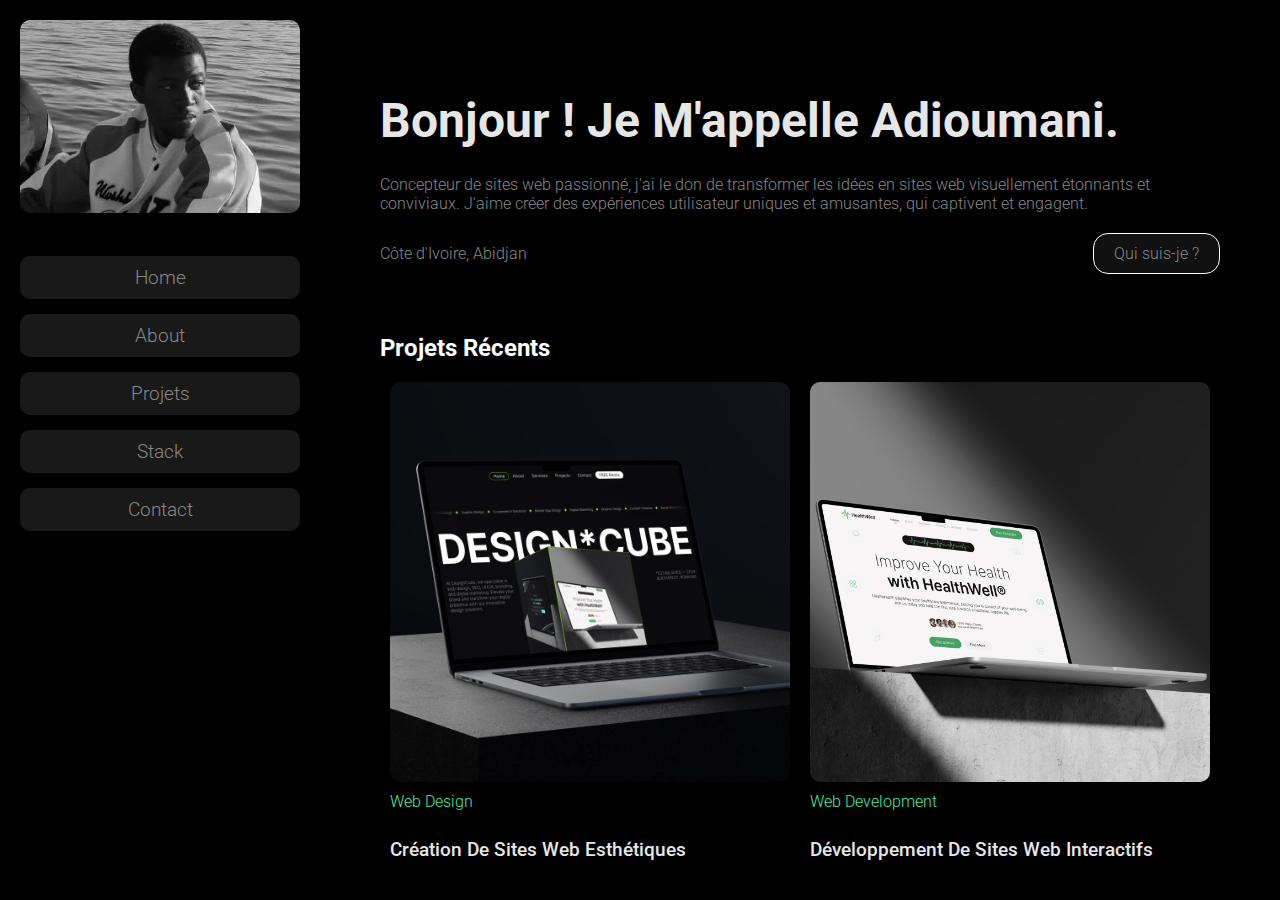
<file: merci/index.html>
<!DOCTYPE html>
<html lang="fr">
<head>
    <meta charset="UTF-8">
    <meta name="viewport" content="width=device-width, initial-scale=1.0">
    <title>Home - Mon Site Web</title>
    <link rel="preconnect" href="https://fonts.googleapis.com">
    <link rel="preconnect" href="https://fonts.gstatic.com" crossorigin>
    <link href="https://fonts.googleapis.com/css2?family=Roboto:ital,wght@0,100;0,300;0,400;0,500;0,700;0,900;1,100;1,300;1,400;1,500;1,700;1,900&display=swap" rel="stylesheet">
    <link rel="stylesheet" href="css/style.css">
</head>
<body>
    <header>
        <div class="menu-toggle" id="menuToggle">
            &#9776; <!-- Symbole pour le menu hamburger -->
        </div>
        <div class="logo">
            <img src="img/jean.jpeg" alt="Petite photo">
        </div>
        <div class="menu" id="menu">
            <nav>
                <ul>
                    <li><a href="index.html">Home</a></li>
                    <li><a href="about.html">About</a></li>
                    <li><a href="projects.html">Projets</a></li>
                    <li><a href="stack.html">Stack</a></li>
                    <li><a href="contact.html">Contact</a></li>
                </ul>
            </nav>
            <div class="social" id="menu">
                <a href="" target="_blank"><img src="img/sociale.png" alt="instagram logo" width="50"></a>
                <a href="" target="_blank"> <img src="img/facebook.png" alt="facebook logo" width="50"></a>
                <a href="" target="_blank"><img src="img/linkedin.png" alt="linkedin" width="50"></a>
                <a href="" target="_blank"><img src="img/whatsapp.png" alt="whatsapp logo" width="50"></a>
            </div>
        </div>
    </header>
        

    <main>
        <article class="hero">
            <section class="intro">
                    <h1>Bonjour ! Je M'appelle Adioumani.</h1>
                    <p>Concepteur de sites web passionné, j'ai le don de transformer les idées en sites web
                        visuellement étonnants et conviviaux. J'aime créer des expériences utilisateur uniques
                        et amusantes, qui captivent et engagent.</p>
                    <div class="contact-inf">
                        <address>
                            Côte d'Ivoire, Abidjan
                        </address>
                        <button onclick="window.location.href='about.html'">Qui suis-je ?</button>
                    </div>    
            </section>

            <!--
               Projet récent 
            -->

            <section class="hero">
                    <div class="projet_recent">
                        <h2>Projets Récents</h2>
                        <div class="project-gallery">
                            <div class="project-item">
                                <img src="img/projet2.avif" alt="Description du projet 1">
                                <h5>Web Design</h5>
                                <p>Création De Sites Web Esthétiques</p>
                            </div>
                            <div class="project-item">
                                <img src="img/projet1.avif" alt="Description du projet 2">
                                <h5>Web Development</h5>
                                <p>Développement De Sites Web Interactifs</p>
                            </div>
                        </div>
                        <div class="containe">
                            <div class="separatore">
                            </div>
                            <div class="box">
                              <button  class="button" onclick="window.location.href='projects.html'">Voir plus de projet</button>
                            </div>
                        </div>
                    </div>
            </section>

            <!--
               Avis des clients 
            -->
            <section class="hero">
                    <div class="avis">
                        <h2>Mots aimables des clients</h2>
                        <div class="avis-client">
                            <div class="avis-item">
                                <div class="rating">
                                    <span class="star">★</span>
                                    <span class="star">★</span>
                                    <span class="star">★</span>
                                    <span class="star">★</span>
                                    <span class="star">★</span>
                                </div>
                                <p class="avis-message">"Travailler avec Patricia 
                                    en tant qu'indépendante a été une expérience fantastique.
                                     C'est une créatrice talentueuse et une excellente communicatrice. 
                                     Elle reussit à mettre en valeur ses idées et à 
                                     les transmettre aux clients avec un style visuel attractif."</p>
                                <div class="client-info">
                                    <img src="img/client.jpeg" alt="photo client 1" class="client-photo">
                                    <div class="client-details">
                                        <h5 class="client-name">Jean Forcen</h5>
                                        <p class="client-job">Web Designer</p>
                                    </div>
                                </div>
                            </div>
                            <div class="avis-item">
                                <div class="rating">
                                    <span class="star">★</span>
                                    <span class="star">★</span>
                                    <span class="star">★</span>
                                    <span class="star">★</span>
                                    <span class="star">☆</span>
                                </div>
                                <p class="avis-message">"Travailler avec Patricia en tant qu'indépendante 
                                    a été une expérience fantastique. C'est une créatrice 
                                    talentueuse et une excellente communicatrice. 
                                    Elle a réussi à mettre en valeur ses idées et à les transmettre 
                                    aux clients avec un style visuel attractif".
                                    </p>
                                <div class="client-info">
                                    <img src="img/client.jpeg" alt="photo client 2" class="client-photo">
                                    <div class="client-details">
                                        <h5 class="client-name">Grenlich Forcen</h5>
                                        <p class="client-job">Développeur Web</p>
                                    </div>
                                </div>
                            </div>
                            <div class="avis-item">
                                <div class="rating">
                                    <span class="star">★</span>
                                    <span class="star">★</span>
                                    <span class="star">★</span>
                                    <span class="star">★</span>
                                    <span class="star">☆</span>
                                </div>
                                <p class="avis-message">"Travailler avec Patricia en tant qu'indépendante 
                                    a été une expérience fantastique. C'est une créatrice 
                                    talentueuse et une excellente communicatrice.
                                    elle a réussi à mettre en valeur ses idées et à les transmettre 
                                    aux clients avec un style visuel attractif".
                                    </p>
                                <div class="client-info">
                                    <img src="img/client.jpeg" alt="photo client 2" class="client-photo">
                                    <div class="client-details">
                                        <h5 class="client-name">Grenlich Forcen</h5>
                                        <p class="client-job">Développeur Web</p>
                                    </div>
                                </div>
                            </div>
                        </div>
                    </div>
            </section>

            <div class="separator"></div>
            
            <!--
               Stack technique
            -->

            <section class="intro">
                    <h2>Stack</h2>
                    <div class="stack-container">
                        <div class="stack-item">
                            <img src="img/figma.png" alt="HTML Icon" class="stack-icon">
                            <div class="stack-text">
                                <h3>Figma</h3>
                                <p>colaborative design</p>
                            </div>
                        </div>
                        <div class="stack-item">
                            <img src="img/css.png" alt="CSS Icon" class="stack-icon">
                            <div class="stack-text">
                                <h3>CSS</h3>
                                <p>Cascading Style</p>
                            </div>
                        </div>
                        <div class="stack-item">
                            <img src="img/chatgpt.png" alt="JavaScript Icon" class="stack-icon">
                            <div class="stack-text">
                                <h3>ChatGPT</h3>
                                <p>Content Generation</p>
                            </div>
                        </div>
                    </div>
                    <div class="containe">
                        <div class="separatore">
                        </div>
                        <div class="box">
                          <button  class="button" onclick="window.location.href='stack.html'">Voir plus de stack</button>
                        </div>
                    </div>
            </section>

            <section class="mot-de-fin">
                    <h2>Let's Connect</h2>
            </section>
            <footer class="footer">
                <div class="footer-left">
                    <p>&copy; 2024 Your Website</p>
                </div>
                <div class="footer-right">
                    <p>Contact us: adioumanijeanmartinienfabrice@gmail.com</p>
                </div>
            </footer>
        </article>
    </main>
    <script src="js/script.js"></script>
</body>
</html>
</file>
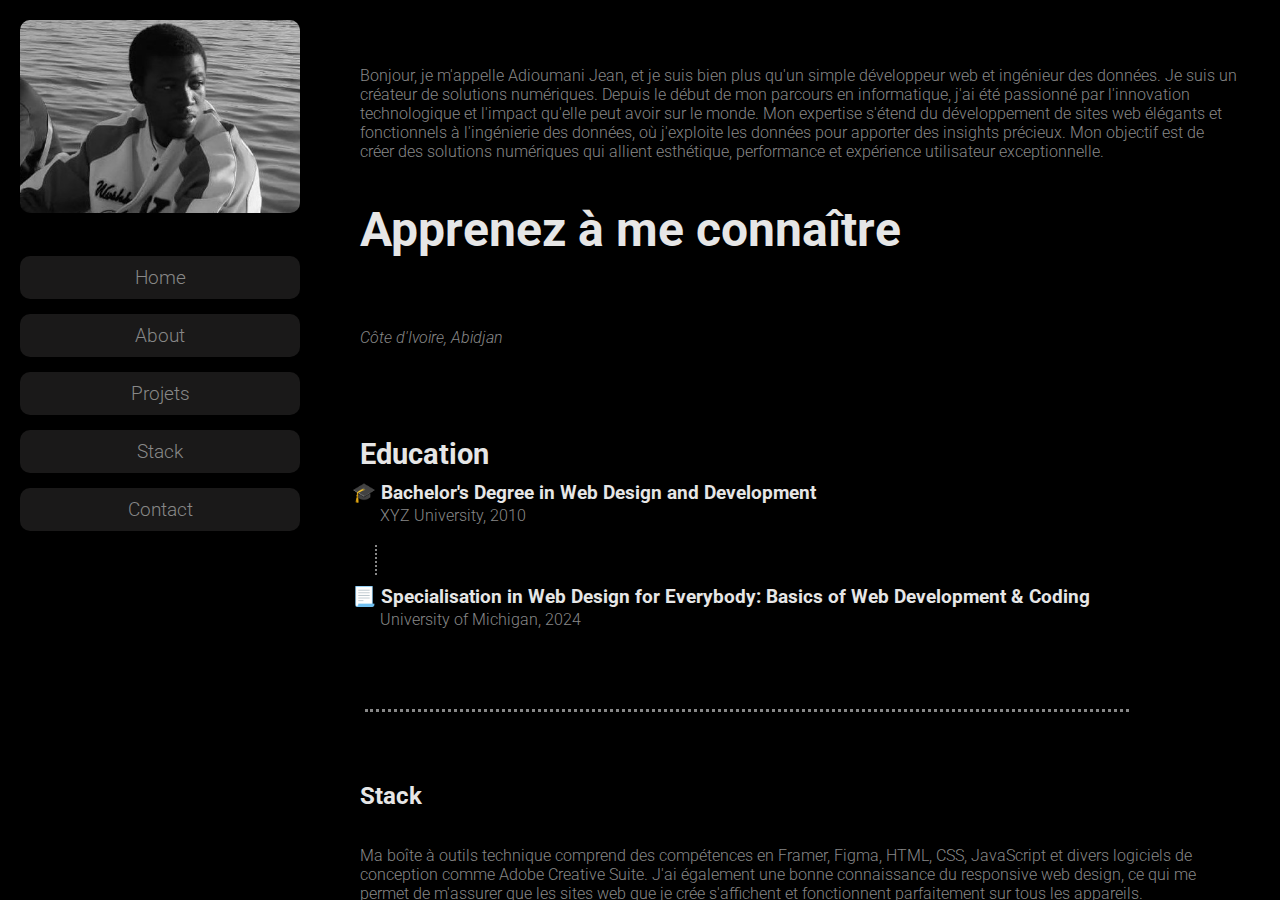
<file: merci/about.html>
<!DOCTYPE html>
<html lang="fr">
<head>
    <meta charset="UTF-8">
    <meta name="viewport" content="width=device-width, initial-scale=1.0">
    <link rel="preconnect" href="https://fonts.googleapis.com">
    <link rel="preconnect" href="https://fonts.gstatic.com" crossorigin>
    <link href="https://fonts.googleapis.com/css2?family=Roboto:ital,wght@0,100;0,300;0,400;0,500;0,700;0,900;1,100;1,300;1,400;1,500;1,700;1,900&display=swap" rel="stylesheet">
    <title>About - Mon Site Web</title>
    <link rel="stylesheet" href="css/style.css">
</head>
<body>
    <header>
        <div class="menu-toggle" id="menuToggle">
            &#9776; <!-- Symbole pour le menu hamburger -->
        </div>
        <div class="logo">
            <img src="img/jean.jpeg" alt="Petite photo">
        </div>
        <div class="menu" id="menu">
            <nav>
                <ul>
                    <li><a href="index.html">Home</a></li>
                    <li><a href="about.html">About</a></li>
                    <li><a href="projects.html">Projets</a></li>
                    <li><a href="stack.html">Stack</a></li>
                    <li><a href="contact.html">Contact</a></li>
                </ul>
            </nav>
            <div class="social" id="menu">
                <a href="" target="_blank"><img src="img/sociale.png" alt="instagram logo" width="50"></a>
                <a href="" target="_blank"> <img src="img/facebook.png" alt="facebook logo" width="50"></a>
                <a href="" target="_blank"><img src="img/linkedin.png" alt="linkedin" width="50"></a>
                <a href="" target="_blank"><img src="img/whatsapp.png" alt="whatsapp logo" width="50"></a>
            </div>
        </div>
    </header>
    <main>
        <section class="about-presentation">
            <div classe="about-presentation-tex">
                <div class="about-presentation-texte">
                    <p>
                        Bonjour, je m'appelle Adioumani Jean, et je suis bien plus qu'un simple développeur
                        web et ingénieur des données. Je suis un créateur de solutions numériques.
                        Depuis le début de mon parcours en informatique, 
                        j'ai été passionné par l'innovation technologique et l'impact qu'elle peut avoir
                        sur le monde. Mon expertise s'étend du développement de sites web élégants et fonctionnels
                        à l'ingénierie des données, où j'exploite les données pour apporter des insights précieux.
                        Mon objectif est de créer des solutions numériques qui allient esthétique, performance
                        et expérience utilisateur exceptionnelle.
                    </p>
                </div>
                <div class="about-presentation-title">
                    <h1>Apprenez à me connaître</h1>
                </div>
            </div>
            
            <div class="contact-info-about">
                <div>
                <address>
                     Côte d'Ivoire, Abidjan
                </address>
                </div>
            </div>   
        </section>

        <section class="education">
                <h2>Education</h2>
                <div class="degree">
                    <h3><span class="icon">&#x1F393;</span> Bachelor's Degree in Web Design and Development</h3>
                    <p>XYZ University, 2010</p>
                </div>
                <div class="separat"></div>
                <div class="certification">
                    <h3>
                        <a href="https://coursera.org/verify/specialization/ZP2LYDN8EST6" 
                            target="_blank" title="Voir le certificat">
                            <span class="icon">📃</span>
                        </a>
                        Specialisation in Web Design for Everybody: Basics of Web Development & Coding
                    </h3>
                    <p>University of Michigan, 2024</p>
                </div>                
        </section>

        <div class="separator"></div>

        <section class="intro">
            <h2>Stack</h2>
            <p>Ma boîte à outils technique comprend des compétences en Framer, 
                Figma, HTML, CSS, JavaScript et divers logiciels de conception
                 comme Adobe Creative Suite. J'ai également une bonne connaissance 
                 du responsive web design, ce qui me permet de m'assurer que les 
                 sites web que je crée s'affichent et fonctionnent parfaitement sur 
                 tous les appareils.
            </p>
            <div class="containe">
                <div class="separatore">
                </div>
                <div class="box">
                  <button  class="button" onclick="window.location.href='stack.html'">Voir plus de stack</button>
                </div>
            </div>
        </section>

        <section class="education">
                <h2>Experience</h2>
                <div class="education">
                    <div class="degree">
                        <h3><span class="icon">&#x1F4BC;</span> Freelance Web Designer</h3>
                        <p>InnovateTech Inc., 2020 - present</p>
                    </div>
                    <div class="separat"></div>
                    <div class="degree">
                        <h3><span class="icon">&#x1F4BC;</span> Lead Designer</h3>
                        <p>XYZ Creative Agency, 2015 - 2019</p>
                    </div>
                    <div class="separat"></div>
                    <div class="degree">
                        <h3><span class="icon">&#x1F4BC;</span> Senior Web Designer</h3>
                        <p>ABC Web Studio, 2010 - 2015</p>
                    </div>
                </div>
        </section>

        <div class="separator"></div>

        <section class="education">
                <h2>Certification</h2>
                <div class="education">
                    <div class="degree">
                        <h3><span class="icon">📰</span> Freelance Web Designer</h3>
                        <p>InnovateTech Inc., 2020 - present</p>
                    </div>
                    <div class="degree">
                        <h3><span class="icon">📰</span> Lead Designer</h3>
                        <p>XYZ Creative Agency, 2015 - 2019</p>
                    </div>
                    <div class="degree">
                        <h3><span class="icon">📰</span> Senior Web Designer</h3>
                        <p>ABC Web Studio, 2010 - 2015</p>
                    </div>
                    <div class="degree">
                        <h3><span class="icon">📰</span> Freelance Web Designer</h3>
                        <p>InnovateTech Inc., 2020 - present</p>
                    </div>
                    <div class="degree">
                        <h3><span class="icon">📰</span> Lead Designer</h3>
                        <p>XYZ Creative Agency, 2015 - 2019</p>
                    </div>
                    <div class="degree">
                        <h3><span class="icon">📰</span> Senior Web Designer</h3>
                        <p>ABC Web Studio, 2010 - 2015</p>
                    </div>
                    <div class="degree">
                        <h3><span class="icon">📰</span> Freelance Web Designer</h3>
                        <p>InnovateTech Inc., 2020 - present</p>
                    </div>
                    <div class="degree">
                        <h3><span class="icon">📰</span> Lead Designer</h3>
                        <p>XYZ Creative Agency, 2015 - 2019</p>
                    </div>
                    <div class="degree">
                        <h3><span class="icon">📰</span> Senior Web Designer</h3>
                        <p>ABC Web Studio, 2010 - 2015</p>
                    </div>
                    <div class="degree">
                        <h3><span class="icon">📰</span> Freelance Web Designer</h3>
                        <p>InnovateTech Inc., 2020 - present</p>
                    </div>
                    <div class="degree">
                        <h3><span class="icon">📰</span> Lead Designer</h3>
                        <p>XYZ Creative Agency, 2015 - 2019</p>
                    </div>
                    <div class="degree">
                        <h3><span class="icon">📰</span> Senior Web Designer</h3>
                        <p>ABC Web Studio, 2010 - 2015</p>
                    </div>
                </div>
        </section>

        <div class="separator"></div>

        <section class="cv">
            <h1>MON CV</h1>
            <iframe src="adioumani jean.pdf" width="100%" height="600px">
                Ce navigateur ne supporte pas l'aperçu PDF.
                <a href="adioumani jean.pdf" download>Télécharger le certificat PDF</a>
            </iframe>
        </section>
        
        <section class="mot-de-fin">
            <h2>Let's Connect</h2>
        </section>

        <footer class="footer">
            <div class="footer-left">
                <p>&copy; 2024 Your Website</p>
            </div>
            <div class="footer-right">
                <p>Contact us: adioumanijeanmartinienfabrice@gmail.com</p>
            </div>
        </footer>
    </main>
    <script src="js/script.js"></script>
</body>
</html>
</file>
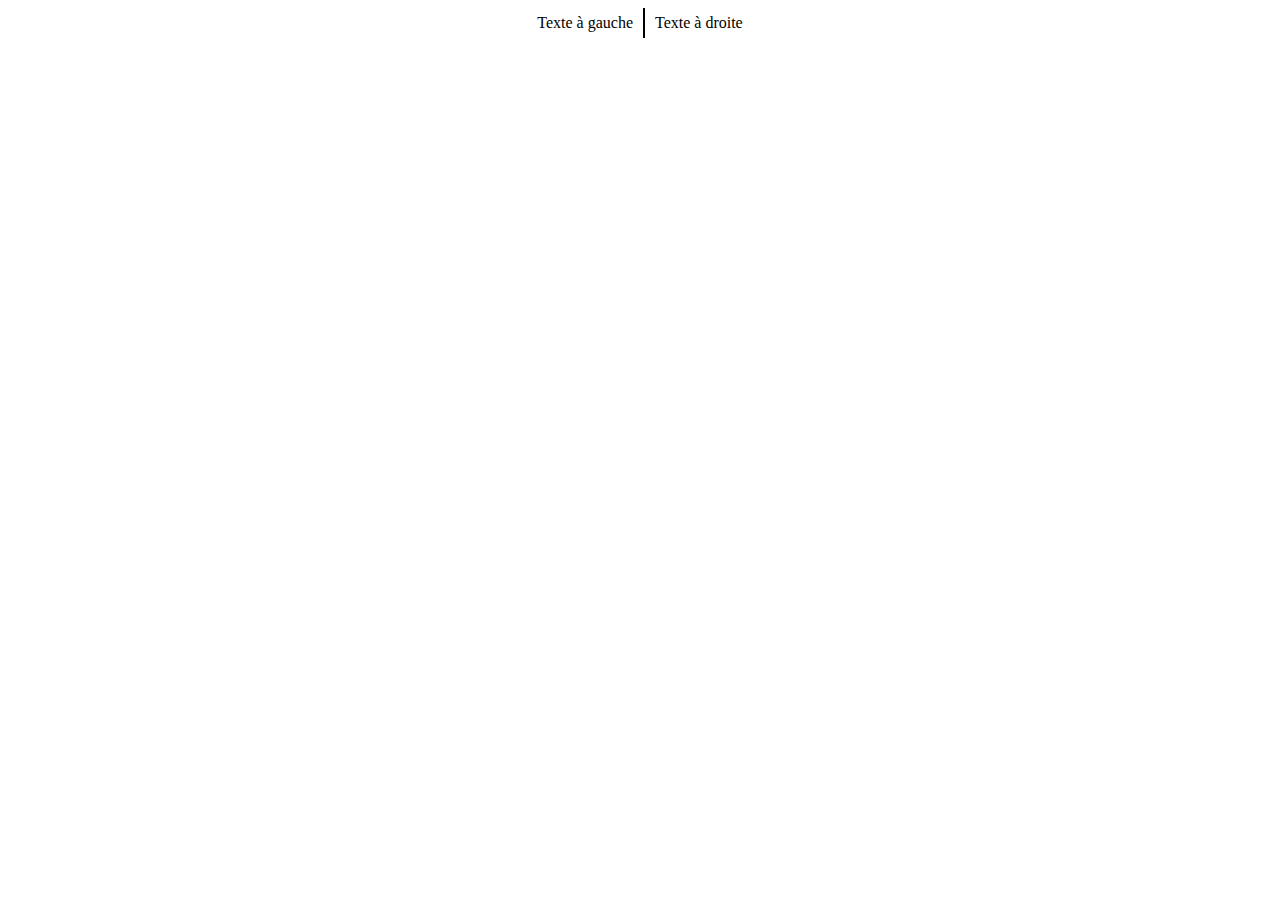
<file: merci/cc.html>
<!DOCTYPE html>
<html lang="fr">
<head>
    <meta charset="UTF-8">
    <meta name="viewport" content="width=device-width, initial-scale=1.0">
    <title>Texte avec Ligne Verticale</title>
    <style>
        .container {
            display: flex;
            align-items: center;
            justify-content: center;
        }
        .left-text {
            margin-right: 10px; /* Espace entre le texte et la ligne */
        }
        .right-text {
            margin-left: 10px; /* Espace entre la ligne et le texte */
        }
        .vertical-line {
            border-left: 2px solid black; /* La ligne verticale */
            height: 30px; /* Hauteur de la ligne */
        }
    </style>
</head>
<body>
    <div class="container">
        <div class="left-text">Texte à gauche</div>
        <div class="vertical-line"></div>
        <div class="right-text">Texte à droite</div>
    </div>
</body>
</html>
</file>
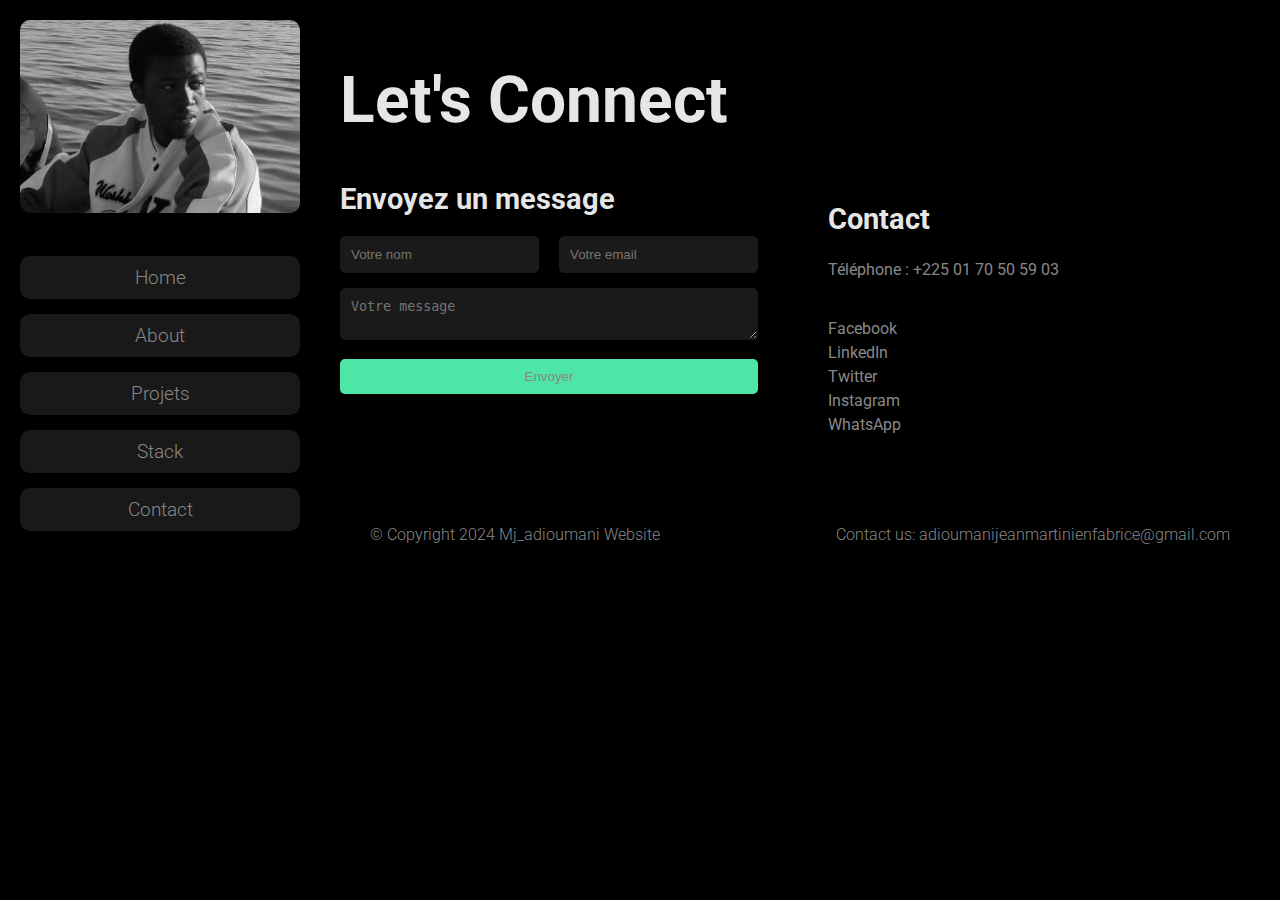
<file: merci/contact.html>
<!DOCTYPE html>
<html lang="fr">
<head>
    <meta charset="UTF-8">
    <meta name="viewport" content="width=device-width, initial-scale=1.0">
    <link rel="preconnect" href="https://fonts.googleapis.com">
    <link rel="preconnect" href="https://fonts.gstatic.com" crossorigin>
    <link href="https://fonts.googleapis.com/css2?family=Roboto:ital,wght@0,100;0,300;0,400;0,500;0,700;0,900;1,100;1,300;1,400;1,500;1,700;1,900&display=swap" rel="stylesheet">
    <title>Contact - Mon Site Web</title>
    <link rel="stylesheet" href="css/style.css">
</head>
<body>
    <!-- En-tête placé à l'extérieur du main -->
    <header>
        <div class="menu-toggle" id="menuToggle">
            &#9776; <!-- Symbole pour le menu hamburger -->
        </div>
        <div class="logo">
            <img src="img/jean.jpeg" alt="Petite photo">
        </div>
        <div class="menu" id="menu">
            <nav>
                <ul>
                    <li><a href="index.html">Home</a></li>
                    <li><a href="about.html">About</a></li>
                    <li><a href="projects.html">Projets</a></li>
                    <li><a href="stack.html">Stack</a></li>
                    <li><a href="contact.html">Contact</a></li>
                </ul>
            </nav>
            <div class="social" id="menu">
                <a href="" target="_blank"><img src="img/sociale.png" alt="instagram logo" width="50"></a>
                <a href="" target="_blank"> <img src="img/facebook.png" alt="facebook logo" width="50"></a>
                <a href="" target="_blank"><img src="img/linkedin.png" alt="linkedin" width="50"></a>
                <a href="" target="_blank"><img src="img/whatsapp.png" alt="whatsapp logo" width="50"></a>
            </div>
        </div>
    </header>

    <!-- Section principale -->

    <main>
        <section class="contact-section">
            <h1>Let's Connect</h1>
            <!-- Formulaire de contact -->
            <article class="contact-container">
                <div class="contact-form">
                    <h2>Envoyez un message</h2>
                    <form action="#" method="GET">
                        <div class="form-row">
                            <input type="text" name="nom" placeholder="Votre nom" required>
                            <input type="email" name="email" placeholder="Votre email" required>
                        </div>
                        <textarea name="message" placeholder="Votre message" required></textarea>
                        <button type="submit" class="btn">Envoyer</button>
                    </form>
                </div>

                <!-- Informations de contact et réseaux sociaux -->

                <div class="contact-info">
                    <div class="info-block">
                        <h2>Contact</h2>
                        <p>Téléphone : +225 01 70 50 59 03</p>
                    </div>
                    <div class="info-block">
                        <p><a href="https://www.facebook.com/Adioumani Jean" target="_blank">Facebook</a></p>
                        <p><a href="https://www.linkedin.com/in/adioumani-jean-martinien-fabrice" target="_blank">LinkedIn</a></p>
                        <p><a href="https://twitter.com/mg_adioumani" target="_blank">Twitter</a></p>
                        <p><a href="https://www.instagram.com/mj_adioumani" target="_blank">Instagram</a></p>
                        <p><a href="https://wa.me/+2250170505903" target="_blank">WhatsApp</a></p>
                    </div>
                </div>
            </article>
        </section>

        <!-- Pied de page -->

    <footer class="footer">
        <div class="footer-left">
            <p>&copy; Copyright 2024 Mj_adioumani Website</p>
        </div>
        <div class="footer-right">
            <p>Contact us: <a href="mailto:adioumanijeanmartinienfabrice@gmail.com">adioumanijeanmartinienfabrice@gmail.com</a></p>
        </div>            
    </footer>
    </main>

    <!-- Script pour le menu hamburger -->

    <script src="js/script.js"></script>
</body>
</html>
</file>
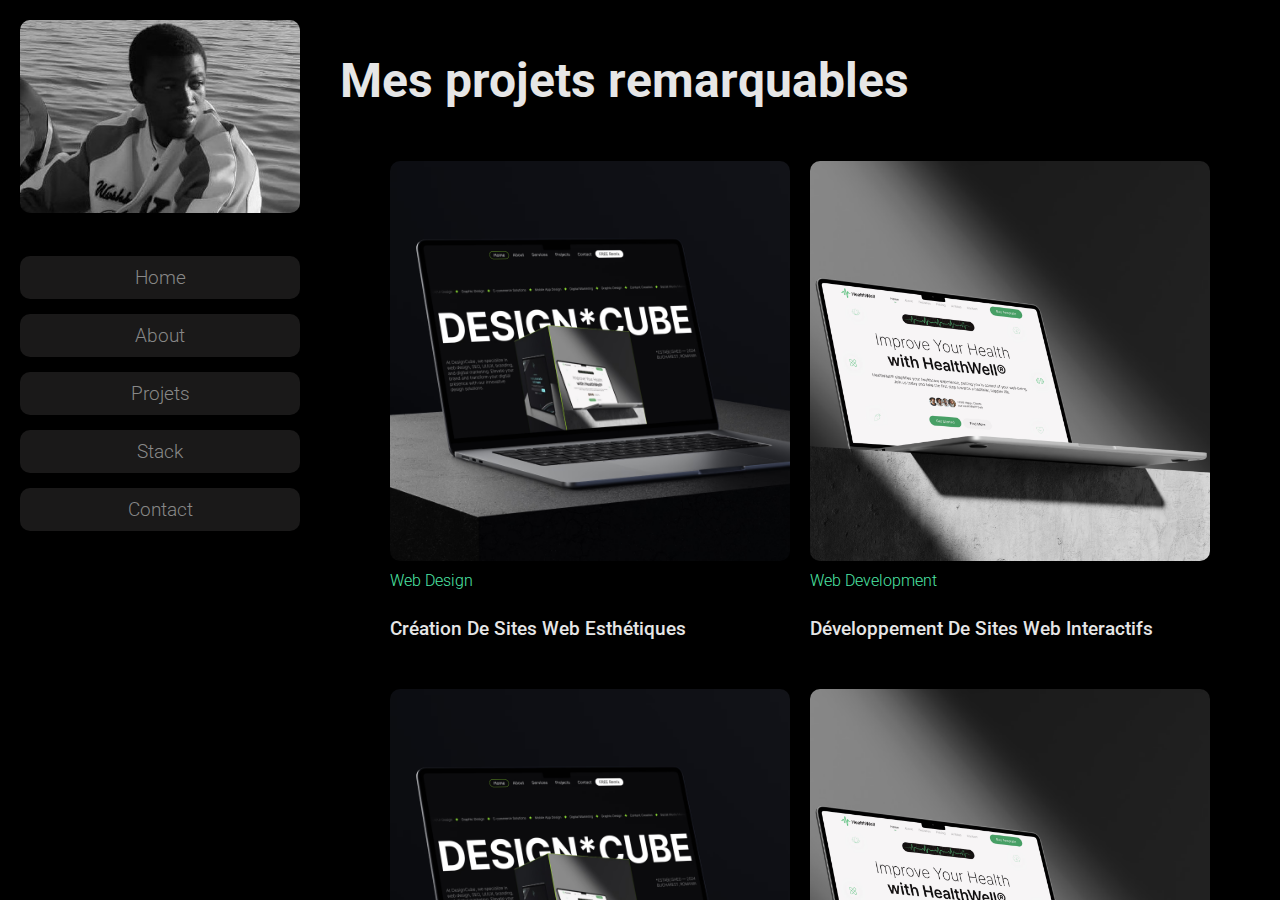
<file: merci/projects.html>
<!DOCTYPE html>
<html lang="fr">
<head>
    <meta charset="UTF-8">
    <meta name="viewport" content="width=device-width, initial-scale=1.0">
    <link rel="preconnect" href="https://fonts.googleapis.com">
    <link rel="preconnect" href="https://fonts.gstatic.com" crossorigin>
    <link href="https://fonts.googleapis.com/css2?family=Roboto:ital,wght@0,100;0,300;0,400;0,500;0,700;0,900;1,100;1,300;1,400;1,500;1,700;1,900&display=swap" rel="stylesheet">
    <title>Projets - Mon Site Web</title>
    <link rel="stylesheet" href="css/style.css">
</head>
<body>
    <header>
        <div class="menu-toggle" id="menuToggle">
            &#9776; <!-- Symbole pour le menu hamburger -->
        </div>
        <div class="logo">
            <img src="img/jean.jpeg" alt="Petite photo">
        </div>
        <div class="menu" id="menu">
            <nav>
                <ul>
                    <li><a href="index.html">Home</a></li>
                    <li><a href="about.html">About</a></li>
                    <li><a href="projects.html">Projets</a></li>
                    <li><a href="stack.html">Stack</a></li>
                    <li><a href="contact.html">Contact</a></li>
                </ul>
            </nav>
            <div class="social" id="menu">
                <a href="" target="_blank"><img src="img/sociale.png" alt="instagram logo" width="50"></a>
                <a href="" target="_blank"> <img src="img/facebook.png" alt="facebook logo" width="50"></a>
                <a href="" target="_blank"><img src="img/linkedin.png" alt="linkedin" width="50"></a>
                <a href="" target="_blank"><img src="img/whatsapp.png" alt="whatsapp logo" width="50"></a>
            </div>
        </div>
    </header>

    <main>
        <section class="title-projet">
                <h1>Mes projets remarquables</h1>
        </section>
        <section class="projets">
            <article class="projet_recen">
                <div class="project-gallerie">
                    <div class="project-ite">
                        <img src="img/projet2.avif" alt="Description du projet 1">
                        <h5>Web Design</h5>
                        <p>Création De Sites Web Esthétiques</p>
                    </div>
                    <div class="project-ite">
                        <img src="img/projet1.avif" alt="Description du projet 2">
                        <h5>Web Development</h5>
                        <p>Développement De Sites Web Interactifs</p>
                    </div>
                </div>

                <div class="project-gallerie">
                    <div class="project-ite">
                        <img src="img/projet2.avif" alt="Description du projet 1">
                        <h5>Web Design</h5>
                        <p>Création De Sites Web Esthétiques</p>
                    </div>
                    <div class="project-ite">
                        <img src="img/projet1.avif" alt="Description du projet 2">
                        <h5>Web Development</h5>
                        <p>Développement De Sites Web Interactifs</p>
                    </div>
                </div>
            </article>
        </section>
        <section class="mot-de-fin">
            <h2>Let's Connect</h2>
        </section>

        <footer class="footer">
            <div class="footer-left">
                <p>&copy; 2024 Your Website</p>
            </div>
            <div class="footer-right">
                <p>Contact us: adioumanijeanmartinienfabrice@gmail.com</p>
            </div>
        </footer>
    </main>
    <script src="js/script.js"></script>
</body>
</html>
</file>
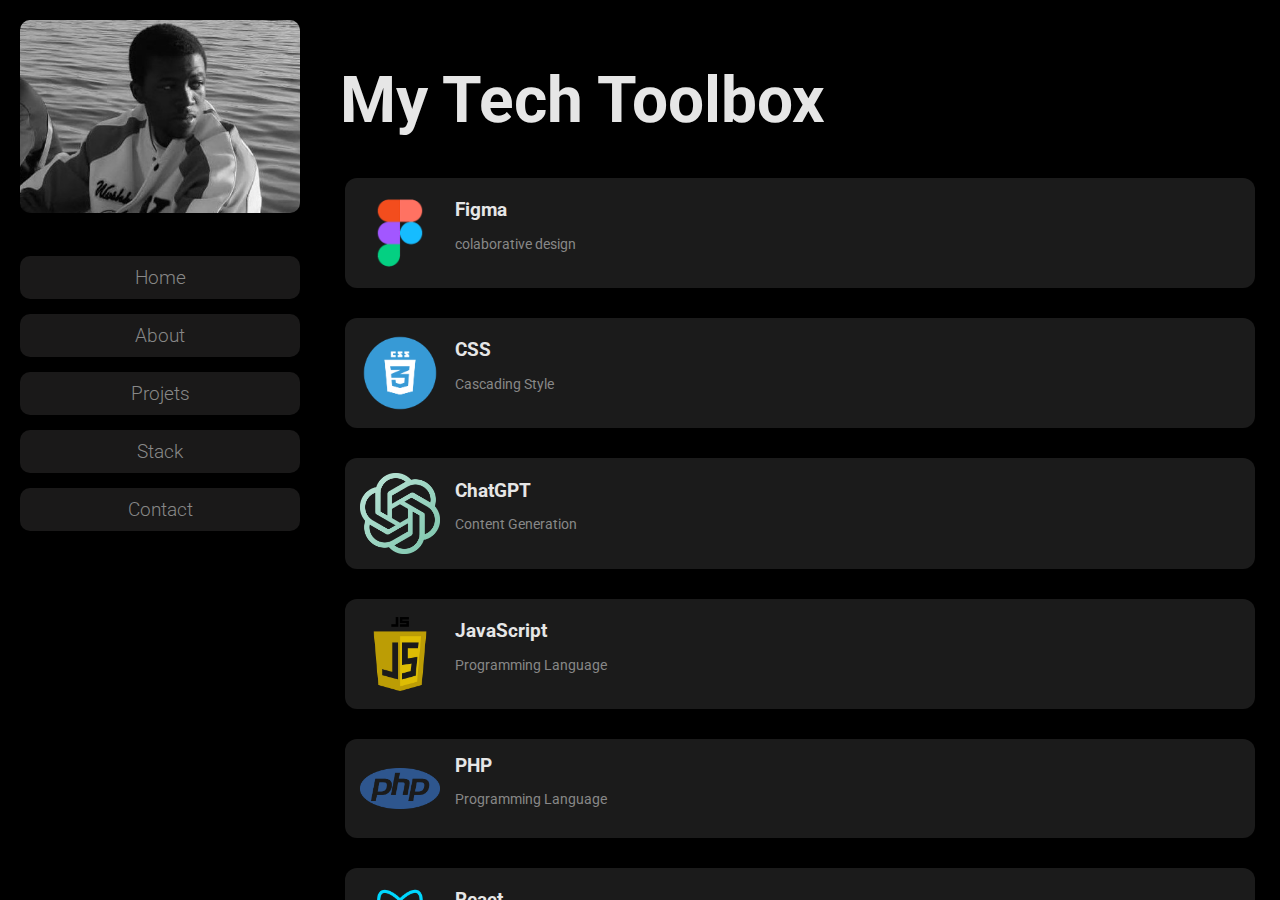
<file: merci/stack.html>
<!DOCTYPE html>
<html lang="fr">
<head>
    <meta charset="UTF-8">
    <meta name="viewport" content="width=device-width, initial-scale=1.0">
    <title>Stack - Mon Site Web</title>
    <link rel="preconnect" href="https://fonts.googleapis.com">
    <link rel="preconnect" href="https://fonts.gstatic.com" crossorigin>
    <link href="https://fonts.googleapis.com/css2?family=Roboto:ital,wght@0,100;0,300;0,400;0,500;0,700;0,900;1,100;1,300;1,400;1,500;1,700;1,900&display=swap" rel="stylesheet">
    <link rel="stylesheet" href="css/style.css">
</head>
<body>
    <header>
        <div class="menu-toggle" id="menuToggle">
            &#9776; <!-- Symbole pour le menu hamburger -->
        </div>
        <div class="logo">
            <img src="img/jean.jpeg" alt="Petite photo">
        </div>
        <div class="menu" id="menu">
            <nav>
                <ul>
                    <li><a href="index.html">Home</a></li>
                    <li><a href="about.html">About</a></li>
                    <li><a href="projects.html">Projets</a></li>
                    <li><a href="stack.html">Stack</a></li>
                    <li><a href="contact.html">Contact</a></li>
                </ul>
            </nav>
            <div class="social" id="menu">
                <a href="" target="_blank"><img src="img/sociale.png" alt="instagram logo" width="50"></a>
                <a href="" target="_blank"> <img src="img/facebook.png" alt="facebook logo" width="50"></a>
                <a href="" target="_blank"><img src="img/linkedin.png" alt="linkedin" width="50"></a>
                <a href="" target="_blank"><img src="img/whatsapp.png" alt="whatsapp logo" width="50"></a>
            </div>
        </div>
    </header>
    <main>
        <section class="cc">
            <article class="intros">
                <h1>My Tech Toolbox</h1>
                <div class="stack-containers">
                    <div class="stack-items">
                        <img src="img/figma.png" alt="HTML Icon" class="stack-icon">
                        <div class="stack-text">
                            <h3>Figma</h3>
                            <p>colaborative design</p>
                        </div>
                    </div>
                    <div class="stack-items">
                        <img src="img/css.png" alt="CSS Icon" class="stack-icon">
                        <div class="stack-text">
                            <h3>CSS</h3>
                            <p>Cascading Style</p>
                        </div>
                    </div>
                    <div class="stack-items">
                        <img src="img/chatgpt.png" alt="JavaScript Icon" class="stack-icon">
                        <div class="stack-text">
                            <h3>ChatGPT</h3>
                            <p>Content Generation</p>
                        </div>
                    </div>
                    <div class="stack-items">
                        <img src="img/js.png" alt="JavaScript Icon" class="stack-icon">
                        <div class="stack-text">
                            <h3>JavaScript</h3>
                            <p>Programming Language</p>
                        </div>
                    </div>
                    <div class="stack-items">
                        <img src="img/php.png" alt="JavaScript Icon" class="stack-icon">
                        <div class="stack-text">
                            <h3>PHP</h3>
                            <p>Programming Language</p>
                        </div>
                    </div>
                    <div class="stack-items">
                        <img src="img/react.png" alt="JavaScript Icon" class="stack-icon">
                        <div class="stack-text">
                            <h3>React</h3>
                            <p>JavaScript Library</p>
                        </div>
                    </div>
                    
                </div>
            </article>

            <section class="mot-de-fin">
                <h2><a href="contact.html">Let's Connect</a></h2>
            </section>

            <footer class="footer">
                <div class="footer-left">
                    <p>&copy; 2024 Your Website</p>
                </div>
                <div class="footer-righ">
                    <p>Contact us: adioumanijeanmartinienfabrice@gmail.com</p>
                </div>
            </footer>
        </section>
    </main>
    <script src="js/script.js"></script>
</body>
</html>
</file>
<file: merci/css/style.css>
/* Styles de base pour le body, header*/
body {
    background-color: #000; /* Fond noir */
    color: #fff; /* Texte blanc */
    margin: 0;
    padding: 0;
    display: flex; /* Utilise Flexbox pour la disposition */
    height: 100vh; /* Hauteur totale de la fenêtre */
   font-family: 'Roboto', sans-serif;
}

.container {
    display: flex;
}
.social {
    display: none; /* Désactive le menu social pour l'instant */
}

 /* Styles pour les header */
header {
    background-color: #000000; /* Fond légèrement plus clair pour le header */
    width: 25%; /* 25% de la largeur pour le header */
    box-sizing: border-box;
    position: sticky; /* Fixe le header en haut lors du défilement */
    top: 0;
    height: 100vh; /* Hauteur complète de la fenêtre */
    padding: 20px; /* Ajoute un espace intérieur au header */
    position: relative; /* Pour pouvoir utiliser position: sticky */
}

header img {
    max-width: 100%;
    height: auto;
    margin-bottom: 20px;
    border-radius: 10px;
}
.menu {
    display: flex;
    justify-content: space-between;
    align-items: center;
    margin-bottom: 20px;
    font-size: 1.2em;
    font-weight: bold;
    font-family: Arial, sans-serif;
    box-sizing: border-box;
    width: 100%;
    padding: 0;
    list-style: none;
}

nav {
    text-align: left;
    margin-bottom: 20px;
    font-size: 1em;
    font-weight: bold;
    font-family: "Roboto", sans-serif;
    font-weight: 300; /* roboto-light */
    font-style: normal;
    box-sizing: border-box;
    width: 100%;
    padding: 0;
    list-style: none;
    display: flex;
    flex-direction: column;
    gap: 10px;
    
}

.menu nav ul {
    list-style: none;
    padding: 0;
}

.menu nav ul li {
    margin-bottom: 15px;
}

.menu nav ul li a {
    color: #888;
    text-decoration: none;
    display: flex;
    align-items: center;
    padding: 10px;
    transition: background-color 0.3s, padding 0.3s;
    border-radius: 10px;
    align-items: center; /* Centre l'image et le texte verticalement */
    justify-content: center; /* Centre l'image et le texte horizontalement */
    background-color:  rgb(26, 25, 25);;
}

.menu nav ul li a:hover {
    background-color: #292929; /* Couleur or lors du survol */
    padding-left: 20px; /* Déplace le texte vers la droite au survol */
    color: hsl(155, 75%, 60%); /* Texte vert au survol */
}
/* Fin des styles pour le header */


 /* Styles pour le contenu principal de toute la page */
main {
    width: 75%; /* 75% de la largeur pour le contenu principal */
    padding: 20px;
    box-sizing: border-box;
    overflow-y: auto;
}


/* style pour le contenue principale de index.html */
.intro {
    display: flex;
    flex-direction: column;
    margin: 20px;
}
.tt {
    font-size: 3.2em;
    margin-bottom: 10px;
    color: rgb(230, 230,230);
    width: 100%;
    font-family: "Roboto", sans-serif;
    font-weight: 500; /* roboto-light */
    font-style: normal;

}

.intro p {
    font-size: 1em;
    font-family: "Roboto", sans-serif;
    font-weight: 300; /* roboto-light */
    font-style: normal;
    margin-bottom: 20px;
    color: #888;
    width: 100%;
}

.intro button {
    background-color: #111;
    color: #888;
    border: none;
    padding: 10px 20px;
    border-radius: 15px;
    font-size: 1em;
    cursor: pointer;
    transition: background-color 0.2s ease-in-out;
    box-sizing: border-box;
    border: 1px solid #fff; /* Bordure blanche */
    font-family: "Roboto", sans-serif;
    font-weight: 300; /* roboto-light */
    font-style: normal;
}

.contact-inf {
    display: flex;
    justify-content: space-between;
    align-items: center;
}

.contact-inf address {
    margin: 0;
    color: #888;
    font-family: "Roboto", sans-serif;
    font-weight: 300; /* roboto-light */
    font-style: normal;
}

.contact-inf button:hover {
    background-color: #232323;
    color: hsl(155, 75%, 60%);
}


/* Styles pour le contenu project de la page index.html projet */
.hero {
    padding: 20px;
}
.project_recent{
    display: flex;
    flex-direction: column;
    margin: 20px;
}
.project_recent h2 {
    font-size: 1.5em;
    margin-bottom: 20px;
    color: rgb(230, 230,230);
}
.hero h1 {
    font-size: 3em;
    margin-bottom: 10px;
    color: rgb(230, 230,230);
}

.project-gallery {
    display: flex;
    justify-content: center;
    gap: 20px; /* Espacement entre les photos */
    align-items: flex-starte;
}

.project-item img {
    max-width: 100%;
    height: auto;
    display: block;
    margin: 0 auto;
    border-radius: 10px;
    box-shadow: 0px 0px 10px rgba(0, 0, 0, 0.5); /* Ombre pour l'image */
    max-height: 400px; /* Limite la hauteur maximale des images */
    transition: transform 0.3s ease-in-out; /* Transition pour le zoom sur les images */

}
.project-item img:hover {
    transform: scale(1.1); /* Agrandit l'image de 10% au survol */  
}

.project-item p {
    margin-top: 10px;
    font-size: 1.2em;
    color: rgb(230, 230,230);
    font-weight: bold;
    font-family: "Roboto", sans-serif;
    font-weight: 500; /* roboto-light */
    font-style: normal;
}

.project-item h5 {

    margin-top: 10px;
    font-size: 1em;
    color: hsl(155, 75%, 60%);
    font-family: "Roboto", sans-serif;
    font-weight: 300; /* roboto-light */
    font-style: normal;
}

/* Style buttons avec les traits de séparation */
.containe {
    display: flex;
    align-items: center;
    justify-content: space-between;
    width: 100%;
    margin: 40px 0;
    margin-bottom: auto;
}

.separatore {
    height: 2px;
    border-bottom: 4px dotted #888; /* Changer la couleur selon vos besoins */
    width: 100%; /* Ajuster le pourcentage ou mettre une valeur fixe comme 300px */
    border-bottom: 3px dotted #888; /* Change la couleur si nécessaire */

}


.box {
    display: flex;
    justify-content: flex-end;
    width: 30%;
}

.button {
    border: 1px solid #fff; /* Bordure blanche */
    background-color: #000; /* Intérieur noir */
    color: #888; /* Texte blanc */
    padding: 10px 20px;
    font-size: 1em;
    font-family: "Roboto", sans-serif;
    font-weight: 300; /* roboto-light */
    font-style: normal;
    cursor: pointer;
    border-radius: 15px;
    box-sizing: border-box;
    transition: background-color 0.3s, color 0.3s, transform 0.3s; /* Transition pour le survol et le mouvement */
}

.button:hover {
    background-color: #292929; /* Garder le fond noir */
    color: hsl(155, 75%, 60%); /* Texte vert au survol */
}


/* Avis des cliens */
.avis-client {
    display: flex;
    justify-content: space-between;
    gap: 20px;
}
.avis h2 {
    font-size: 1.5em;
    margin-bottom: 20px;
    color: rgb(230, 230,230);
}

.avis-item {
    background: rgb(26, 26, 26);
    width: 100%;
    padding: 15px;
    border-radius: 12px;
    box-shadow: 0 4px 8px rgba(0, 0, 0, 0.1);
    max-width: 300px;
    width: 100%;
    opacity: 1; /* Afficher le contenu */
    transition: opacity 0.3s ease-in-out; /* Transition pour l'opacité */
}

.rating {
    display: flex;
    margin-bottom: 10px;
}

.star {
    color: hsl(155, 75%, 60%); /* Couleur des étoiles */
    font-size: 1.5em;
}

.avis-message {
    font-style: italic;
    margin-bottom: 15px;
    color: #888;
    font-family: "Roboto", sans-serif;
    font-weight: 300; /* roboto-light */
    font-style: normal;
    word-wrap: break-word; /* Permet de faire un retour à la ligne */
}

.client-info {
    display: flex;
    gap: 15px;
}

.client-photo {
    border-radius: 10px;
    width: 60px;
    height: 60px;
    object-fit: cover;
}

.client-details {
    text-align: left;
}

.client-name {
    margin: 0;
    font-size: 1.2em;
    font-weight: bold;
    font-family: "Roboto", sans-serif;
    font-weight: 400; /* roboto-regular */
    font-style: normal;
    color: rgb(230, 230,230);
}

.client-job {
    margin: 0;
    color: #888;
    font-family: "Roboto", sans-serif;
    font-weight: 300; /* roboto-light */
    font-style: normal;
}


/* Styles pour le separator */

.separator {
    border-bottom: 4px dotted #888; /* Changer la couleur selon vos besoins */
    width: 83%; /* Ajuster le pourcentage ou mettre une valeur fixe comme 300px */
    border-bottom: 3px dotted #888; /* Change la couleur si nécessaire */
    margin: 50px 25px; /* Centrer le séparateur horizontalement */
}


/* Styles pour le stack dans le index.html */

.stack-container {
    display: flex;
    justify-content: space-around;
    align-items: center;
    gap: 20px; /* Espacement entre les blocs */
}
.intro h2 {
    font-size: 1.5em;
    margin-bottom: 20px;
    color: rgb(230, 230,230);
}

.stack-item {
    display: flex;
    align-items: center; /* Aligner l'image et le texte verticalement */
    background: rgb(27, 27, 27);
    padding: 15px;
    border-radius: 12px;
    box-shadow: 0 4px 8px rgba(0, 0, 0, 0.1);
    width: 30%; /* Ajuster la largeur des blocs si nécessaire */
}

.stack-icon {
    width: 80px; /* Taille des icônes */
    height: auto;
    margin-right: 15px; /* Espacement entre l'image et le texte */
}

.stack-text {
    text-align: left;
}

.stack-item h3 {
    margin: 0 0 10px 0;
    font-size: 1.2em;
    color:rgb(230, 230,230)
}

.stack-item p {
    font-size: 0.9em;
    color: #888;
}
/* Style buttons avec les traits de séparation */
.containe {
    display: flex;
    align-items: center;
    justify-content: space-between;
    width: 100%;
    margin: 40px 0;
    margin-bottom: auto;
}

.separatore {
    height: 2px;
    border-bottom: 4px dotted #888; /* Changer la couleur selon vos besoins */
    width: 100%; /* Ajuster le pourcentage ou mettre une valeur fixe comme 300px */
    border-bottom: 3px dotted #888; /* Change la couleur si nécessaire */

}


.box {
    display: flex;
    justify-content: flex-end;
    width: 30%;
}

.button {
    border: 1px solid #fff; /* Bordure blanche */
    background-color: #000; /* Intérieur noir */
    color: #888; /* Texte blanc */
    padding: 10px 20px;
    font-size: 1em;
    font-family: "Roboto", sans-serif;
    font-weight: 300; /* roboto-light */
    font-style: normal;
    cursor: pointer;
    border-radius: 15px;
    box-sizing: border-box;
    transition: background-color 0.3s, color 0.3s, transform 0.3s; /* Transition pour le survol et le mouvement */
}

.button:hover {
    background-color: #292929; /* Garder le fond noir */
    color: hsl(155, 75%, 60%); /* Texte vert au survol */
}
/* fin du style pour le index.html */


/* Styles pour le about.html */
.about-presentation {
    display: flex;
    flex-direction: column;
    margin: 20px;
}
.about-presentation-tex {
    margin-bottom: 20px;
    display: flex;
}
.about-presentation-texte p {
    font-size: 1em;
    font-family: "Roboto", sans-serif;
    font-weight: 300; /* roboto-light */
    font-style: normal;
    color: #888;
    padding-top: 10px;
}
.about-presentation-title h1 {
    margin: 40px 0;
    font-size: 3em;
    font-weight: bold;
    color: rgb(230, 230,230);
}
.contact-info-about {
    display: flex;
    justify-content: space-between;
    align-items: center;
    margin-bottom: 20px;
    font-size: 1em;
    font-weight: bold;
    font-family: "Roboto", sans-serif;
    font-weight: 300; /* roboto-light */
    font-style: normal;
    box-sizing: border-box;
    width: 100%;
    padding: 0;
    list-style: none;
    margin: 30px 0;
    color: #888;
}
.education {
    font-family: "Roboto", sans-serif;
    font-weight: 300; /* roboto-light */
    font-style: normal;
    padding: 20px;
    margin: auto;
}

.separat {
    width: 2px;
    height: 30px;
    background: repeating-linear-gradient(to bottom, #888, #888 2px, transparent 2px, transparent 4px);
    margin: 20px 0;
    position: relative;
    left: 15px; /* Positionnement du trait pour alignement avec les certificats */
}


.degree p,.certification p {
    margin-bottom: 10px;
    color: #888;
    margin-left: 20px; /* Positionnement du texte pour alignement avec les icônes */
    margin-top: -08px; /* Positionnement du texte pour alignement avec les icônes */
}
.education h2 {
    margin-bottom: 10px;
    font-size: 1.8em;
    font-weight: bold;
    margin: 20px 0;
    color: rgb(230, 230,230);
}
.degree h3,.certification h3 {
    margin-bottom: 10px;
    font-size: 1.2em;
    color: rgb(230, 230,230);
    font-weight: bold;
    margin-left: -8px; /* Positionnement du texte pour alignement avec les icônes */
    margin-top: -10px; /* Positionnement du texte pour alignement avec les icônes */
}
.certification a {
    color: #888;
    text-decoration: none;
    transition: color 0.3s ease, opacity 0.3s ease;
}
.cv {
    margin-top: 20px;
    font-size: 1.2em;
    color: rgb(230, 230,230);
    font-family: "Roboto", sans-serif;
    font-weight: 300; /* roboto-light */
    font-style: normal;
    margin-bottom: 20px;
}



/* Style buttons avec les traits de séparation */
.containe {
    display: flex;
    align-items: center;
    justify-content: space-between;
    width: 100%;
    margin: 40px 0;
    margin-bottom: auto;
}

.separatore {
    height: 2px;
    border-bottom: 4px dotted #888; /* Changer la couleur selon vos besoins */
    width: 100%; /* Ajuster le pourcentage ou mettre une valeur fixe comme 300px */
    border-bottom: 3px dotted #888; /* Change la couleur si nécessaire */

}


.box {
    display: flex;
    justify-content: flex-end;
    width: 30%;
}

.button {
    border: 1px solid #fff; /* Bordure blanche */
    background-color: #000; /* Intérieur noir */
    color: #888; /* Texte blanc */
    padding: 10px 20px;
    font-size: 1em;
    font-family: "Roboto", sans-serif;
    font-weight: 300; /* roboto-light */
    font-style: normal;
    cursor: pointer;
    border-radius: 15px;
    box-sizing: border-box;
    transition: background-color 0.3s, color 0.3s, transform 0.3s; /* Transition pour le survol et le mouvement */
}

.button:hover {
    background-color: #292929; /* Garder le fond noir */
    color: hsl(155, 75%, 60%); /* Texte vert au survol */
}

/*fin du style pour le about.html */



/* Styles pour le projects.html */
.title-projet {
    font-size: 1.5em;
    margin-bottom: 20px;
    color: rgb(230, 230,230);
}


.projets{
    padding: 20px;
}
.project_recen{
    display: flex;
    flex-direction: column;
    margin: 20px;
}
.project-gallerie {
    display: flex;
    flex-wrap: wrap; /* Permet de faire un retour à la ligne des images */
    justify-content: center;
    gap: 20px; /* Espacement entre les photos */
    align-items: flex-starte;
    margin-bottom: 30px;
}

.project-ite img {
    max-width: 100%;
    height: auto;
    display: block;
    margin: 0 auto;
    border-radius: 10px;
    box-shadow: 0px 0px 10px rgba(0, 0, 0, 0.5); /* Ombre pour l'image */
    max-height: 400px; /* Limite la hauteur maximale des images */
    transition: transform 0.3s ease-in-out; /* Transition pour le zoom sur les images */

}
.project-ite img:hover {
    transform: scale(1.1); /* Agrandit l'image de 10% au survol */  
}

.project-ite p {
    margin-top: 10px;
    font-size: 1.2em;
    color: rgb(230, 230,230);
    font-weight: bold;
    font-family: "Roboto", sans-serif;
    font-weight: 500; /* roboto-light */
    font-style: normal;
}

.project-ite h5 {

    margin-top: 10px;
    font-size: 1em;
    color: hsl(155, 75%, 60%);
    font-family: "Roboto", sans-serif;
    font-weight: 300; /* roboto-light */
    font-style: normal;
}

/*fin du style pour le projects.html */



/* Styles pour le contenue principale de Stack.html */
/* Styles pour le contenu principal de Stack.html */
.container {
    width: 100vw; /* Prend toute la largeur */
}
.stack-containers {
    display: flex;
    flex-direction: column;
    align-items: center;
    gap: 20px; /* Espacement entre les blocs */
    color: white;
    padding: 20px;
    margin: 20px 0;
    border-radius: 12px;
    box-sizing: border-box;
    opacity: 1; /* Afficher le contenu */
    transition: opacity 0.3s ease-in-out; /* Transition pour l'opacité */
    width: 100%; /* Prend toute la largeur */
}

.intros h1 {
    font-size: 4em;
    margin-bottom: 20px;
    color: rgb(230, 230, 230);
}

.stack-items {
    display: flex;
    max-width: 1200px; /* Ajustez la largeur maximale selon vos besoins */
    align-items: center; /* Aligner l'image et le texte verticalement */
    background: rgb(27, 27, 27);
    padding: 15px;
    border-radius: 12px;
    box-shadow: 0 4px 8px rgba(0, 0, 0, 0.1);
    width: 100%; /* Ajuster la largeur des blocs */
    margin-bottom: 10px; /* Espacement entre les blocs */
}

.stack-icon {
    width: 80px; /* Taille des icônes */
    height: auto;
    margin-right: 15px; /* Espacement entre l'image et le texte */
}

.stack-text {
    text-align: left;
    flex-grow: 1;
}

.stack-items h3 {
    margin: 0 0 10px 0;
    font-size: 1.2em;
    color: rgb(230, 230, 230);
}

.stack-items p {
    font-size: 0.9em;
    color: #888;
}

.cc {
    width: 100%; /* Prend toute la largeur */
}

.mot-de-fin h2 a {
    color: rgb(230, 230, 230);
    text-decoration: none;
    transition: color 0.3s ease, opacity 0.3s ease;
}

.mot-de-fin h2 a:hover {
    color: green; /* Change la couleur au survol */
    opacity: 0.8; /* Légère opacité au survol */
}

/* Fin du style pour le contenu principal de Stack.html */


/*fin du style pour le contenue principale de Stack.html */


/* Styles pour le contact.html */
.contact-section h1{
    font-size: 4em;
    margin-bottom: 20px;
    color: rgb(230, 230,230);
}

.contact-container {
    display: flex;
    justify-content: space-between;
    gap: 50px; /* Espacement entre le formulaire de contact et les informations de contact */
    align-items: flex-start;
    margin: 0 auto;
    max-width: 1200px; /* Ajustez la largeur maximale selon vos besoins */
}

.contact-form, .contact-info {
    flex: 1; /* Chaque section prend une largeur égale */
}

.contact-form {
    max-width: 600px; /* Ajustez la largeur selon vos besoins */
}
.contact-form h2 {
    font-size: 1.8em;
    margin-bottom: 20px;
    color: rgb(230, 230,230);
}
.form-row {
    display: flex;
    gap: 20px; /* Espace entre les champs Nom et Email */
    margin-bottom: 15px;
}

.form-row input[type="text"],
.form-row input[type="email"] {
    flex: 1;
    padding: 10px;
    background-color: rgb(26, 26, 26); /* Couleur de fond */
    border: 1px solid rgb(26, 26, 26);
    border-radius: 5px;
    box-sizing: border-box;
    color: #888;
}

textarea {
    width: 100%;
    padding: 10px;
    background-color: rgb(26, 26, 26); /* Couleur de fond */
    border: 1px solid rgb(26, 26, 26);
    border-radius: 5px;
    margin-bottom: 15px;
    box-sizing: border-box;
    color: #888;
}

.btn {
    padding: 10px 20px;
    background-color: hsl(155, 75%, 60%);
    color: #888;
    border: none;
    border-radius: 5px;
    cursor: pointer;
    width: 100%;
    box-sizing: border-box;
}
/* Style lorsque le champ est en focus */
.form-row input[type="text"]:focus,
.form-row input[type="email"]:focus,
textarea:focus {
    border-color: hsl(155, 75%, 60%); /* Couleur de la bordure au focus */
    outline: none; /* Retire le contour par défaut du navigateur */
    color: #888; /* Couleur du texte */
}

.btn:hover {
    background-color: rgb(26, 26, 26); /* Couleur de fond */
    color: hsl(155, 75%, 60%); /* Couleur du texte */
}

.contact-info {
    display: flex;
    flex-direction: column;
    justify-content: space-between;
    height: 100%;
    padding: 20px;
}

.info-block {
    margin-bottom: 30px;
}

.info-block h2 {
    font-size: 1.8em;
    color: rgb(230, 230,230);
}

.info-block p {
    margin: 5px 0;
    color: #888;
}

.info-block a {
    color: #888;
    text-decoration: none;
    transition: color 0.3s ease;
}

.info-block a:hover {
    color: hsl(155, 75%, 60%); /* Couleur du texte */
}
.info-block p:hover {
    color: hsl(155, 75%, 60%); /* Couleur du texte */
}

/*fin du style pour le contact.html */



/* Styles pour les mot de fin */
.mot-de-fin{
    font-size: 4.2em;
    transition: color 0.3s ease, opacity 0.3s ease; /* Transition douce pour la couleur et l'opacité */
    opacity: 1; /* Afficher le contenu */
    color: rgb(230, 230,230);
}


.mot-de-fin h2:hover {
    color: rgb(27, 27, 27); /* Couleur du texte lors du survol */
    opacity: 2.5; /* Réduction de l'opacité lors du survol */
}


.mot-de-fin h2 a {
    text-decoration: none;
    color: inherit; /* Conserve la couleur initiale */
}

.mot-de-fin h2 a:hover {
    color: rgb(27, 27, 27); /* Couleur du texte lors du survol */
    opacity: 2.6; /* Réduit l'opacité lors du survol */
    transition: color 1s ease, opacity 1s ease; /* Transition douce pour revenir à l'état normal */
}
/*fin du style pour les mot de fin */


/* Styles pour les footer */
.footer {
    display: flex;
    justify-content: space-between; /* Aligne les éléments à gauche et à droite */
    align-items: center; /* Centre verticalement les éléments */
    padding: 20px; /* Ajoute un padding autour du footer */
    color: #888; /* Couleur du texte */
    font-family: "Roboto", sans-serif;
    font-weight: 300; /* roboto-light */
    font-style: normal;
    box-sizing: border-box; /* Inclut le padding et la bordure dans la taille totale */
}

.footer-left {
    margin-left: 10px; /* Aligne;/* Vous pouvez ajouter des styles supplémentaires ici pour le contenu de gauche */
}
.footer-left p:hover {
                color: hsl(155, 75%, 60%); /* Couleur du texte lors du survol */
}

.footer-right {
    margin-right: 10px;
    /* Vous pouvez ajouter des styles supplémentaires ici pour le contenu de droite */
}
.footer-right a {
    color: #888;
    text-decoration: none;
    transition: color 0.3s ease;
}

.footer-right a:hover {
    color: hsl(155, 75%, 60%); /* Couleur du texte */
}

.menu-toggle {
    display: none; /* Cacher par défaut */
    font-size: 24px;
    cursor: pointer;
}

/* Media Query pour les tablettes (portrait et paysage) */
@media (min-width: 600px) and (max-width: 1124px) {

    /* Ajuster les marges pour les avis-message */
    .avis-message {
        margin-bottom: 2vw; /* Ajuster l'espacement */
    }

    /* Ajuster l'espacement entre les éléments de client-info */
    .client-info {
        gap: 1.2vw; /* Réduire l'espacement */
    }

    /* Ajuster la taille des images de client-photo */
    .client-photo {
        width: 50px; /* Réduire la taille */
        height: 50px; /* Réduire la taille */
    }

    /* Ajuster le style du séparateur */
    .separatore {
        width: 70%; /* Augmenter la largeur */
        margin: 30px 10px; /* Ajuster les marges */
    }

    /* Ajuster la disposition des items dans stack-container */
    .stack-container {
        flex-direction: column; /* Disposition en colonne pour les tablettes */
        align-items: center;
    }

    .stack-item {
        width: 100%; /* Augmenter la largeur pour s'adapter aux tablettes */
    }

    .stack-icon {
        width: 60px; /* Réduire la taille des icônes */
    }

    /* Ajuster le bouton */
    .button {
        font-size: 0.9em; /* Réduire la taille du texte */
        padding: 8px 16px; /* Réduire le padding */
    }

    /* Ajuster les styles de conteneur de bouton */
    .box {
        width: 30%; /* Ajuster la largeur */
    }
    .projets {
        display: flex;
        flex: 0 0 auto;
        flex-flow: column;
        gap: 48px;
        height: min-content;
        overflow: hidden;
        padding: 48px 0px;
        position: relative;
        width: 100%;
        width: 100%; /* Ajuster la largeur */   
    }
    .footer-left {
        font-size: 0.8em; /* Ajuster la taille du texte */
    }
    .footer-right {
        font-size: 0.8em; /* Ajuster la taille du texte */
    }
    .title-projet {
        font-size: 1.3em;
    }

    .project_recen {
        display: block;
        width: 100%;
        height: 100%;
        border-radius: inherit;
        object-position: center center;
        object-fit: cover;
        image-rendering: auto;
       
    }

    .project-gallerie {
        display: block;
        width: 100%;
        height: 100%;
        border-radius: inherit;
        object-position: center center;
        object-fit: cover;
        image-rendering: auto;
       
    }

    .project-ite img {
        width: 100%;
        height: 100%;
        border-radius: inherit;
        object-position: center center;
        object-fit: cover;
        image-rendering: auto;
       
    }

    .project-ite p, .project-ite h5 {
        text-align: center;
    }
    .container .footer-left .footer-right {
        margin-bottom: 10px;
        text-align: center;
        font-size: 1em;
    }

}


/* Media Query pour les téléphones portables (portrait et paysage) */
@media (max-width: 935px) {
    
    main{
        width: 100%;
    }
    .contact-inf {
        flex-direction: column; /* Dispose les éléments en colonne */
        align-items: flex-start; /* Aligne les éléments à gauche */
        gap: 40px; /* Espacement entre l'adresse et le bouton */
    }
    .contact-inf button{
        width: 100%; /* Agrandit le bouton pour s'adapter aux téléphones */
        align-items: center; /* Aligne le bouton à droite */
        justify-content: center; /* Centre le bouton horizontalement */
        margin-top: 20px; /* Espacement avec le texte */
    }
    .hero {
        padding: 10px;
    }

    .project-gallery, .avis-client, .stack-container {
        flex-direction: column; /* Empile les éléments en colonne */
    }

    .project-item, .avis-item, .stack-item {
        flex: 1 1 100%; /* Un élément par ligne */
        margin-bottom: 15px;
    }

    .footer {
        flex-direction: column; /* Empile les éléments du footer */
        align-items: center;
        text-align: center;
    }

    .footer-left, .footer-right {
        width: 100%;
        margin-bottom: 10px;
    }

    .contact-inf {
        display: flex;
        flex-direction: column;
        align-items: flex-start;
        gap: 10px;
    }

    .button {
        width: 100%; /* Boutons prennent toute la largeur disponible */
    }

    .mot-de-fin h2 {
        font-size: 1.5em; /* Ajuster la taille du texte pour les petits écrans */
        text-align: center;
    }
    .box {
        /* Boutons prennent toute la largeur disponible */
        width: 100%; /* Agrandit le bouton pour s'adapter aux téléphones */
        align-items: center; /* Aligne le bouton à droite */
        justify-content: center; /* Centre le bouton horizontalement */
        margin-top: 20px; /* Espacement avec le texte */
    }
    .separatore {
        display: none; /* Masque le séparateur sur les petits écrans */
    }
    .intro {
        margin-top: 20px; /* Espacement avec le texte */
    }
    .stack-container {
        margin-top: 20px; /* Espacement avec le texte */
    }
    .stack-item {
        align-items: center;
        margin-bottom: 10px; /* Espacement avec le texte */
        width: 100%; /* Boutons prennent toute la largeur disponible */
    }
    .contact-info {
        display: none;
    }
    .container .footer-left .footer-right {
        margin-bottom: 10px;
        text-align: center;
        font-size: 1em;
        align-items: center;
    }
    .mot-de-fin {
        align-items: center;
        font-size: 3.5em; /* Réduit la taille du texte pour les petits écrans */
    }
    .contact-container {
        align-items: center; /* Aligne les éléments à gauche */
        gap: 20px; /* Espacement entre l'adresse et le bouton */
    }
    .contact-form {
        max-width: 100%; /* Agrandit le formulaire pour s'adapter aux téléphones */
    }
   
    .form-row input[type="text"],
    .form-row input[type="email"] {
        width: 100%; /* Agrandit les champs pour s'adapter aux téléphones */
    }
    /* Masquer le header sur les écrans de moins de 768px */
    .avis-item {
        align-items: center;
        width: 100%;
        margin-bottom: 20px; /* Espacement avec le texte */
    }
    .avis-message {
        width: 100%;
        margin-bottom: 20px; /* Espacement avec le texte */
    }
    .avis-message {
        width: 100%;
    }

    .menu {
        display: none; /* Cacher le menu par défaut sur les petits écrans */
        position: fixed;
        top: 60px; /* Ajuste en fonction de la hauteur du header */
        right: 0;
        background-color: #000000;
        width: 100%;
        height: 100vh;
        border-radius: 5px;
        box-shadow: 0 0 10px rgba(0, 0, 0, 0.5);
        z-index: 1000;
        height: 100vh;
    }

    .menu.show {
        display: block; /* Afficher le menu lorsque la classe "show" est ajoutée */
    }

    .menu-toggle {
        color: #888;
        display: block;
        width: 5%; /* Afficher le bouton de menu hamburger sur les petits écrans */
    }

    .menu nav ul {
        flex-direction: column;
        padding: 10px;
    }

    .menu nav ul li {
        margin: 10px 0;
    }
    .menu nav ul li a {
        ALIGN-ITEMS: START;
        background-color: #000000;
        display: flex;
        justify-content: start;
        text-align: center;
        font-size: 1em; /* Réduit la taille du texte pour les petits écrans */
    }
    .logo {
        width: 75px;
        height: 75px;
        margin-right: 10px;
        margin-bottom: -25px;
    }
    header {
        height: 60px;
        width: 100%;
        position: fixed;
        top: 0;
        left: 0;
        z-index: 1000;
        background-color: #000000;
        display: flex;
        justify-content: space-between;
        align-items: center;
        padding: 0 20px;
        box-sizing: border-box;
    }
    .social {
        display: flex;
        justify-content: center;
        align-items: center;
        margin-bottom: 20px;
        gap: 15px;
        align-self: flex-end; /* Place les icônes des réseaux sociaux en bas */
    }
    .social img:hover{
        transform: scale(1.1); /* Zoom léger sur l'image lors du survol */
    }
}


/* Masquer le header sur les écrans de moins de 768px */
/* Menu toggle */
</file>
